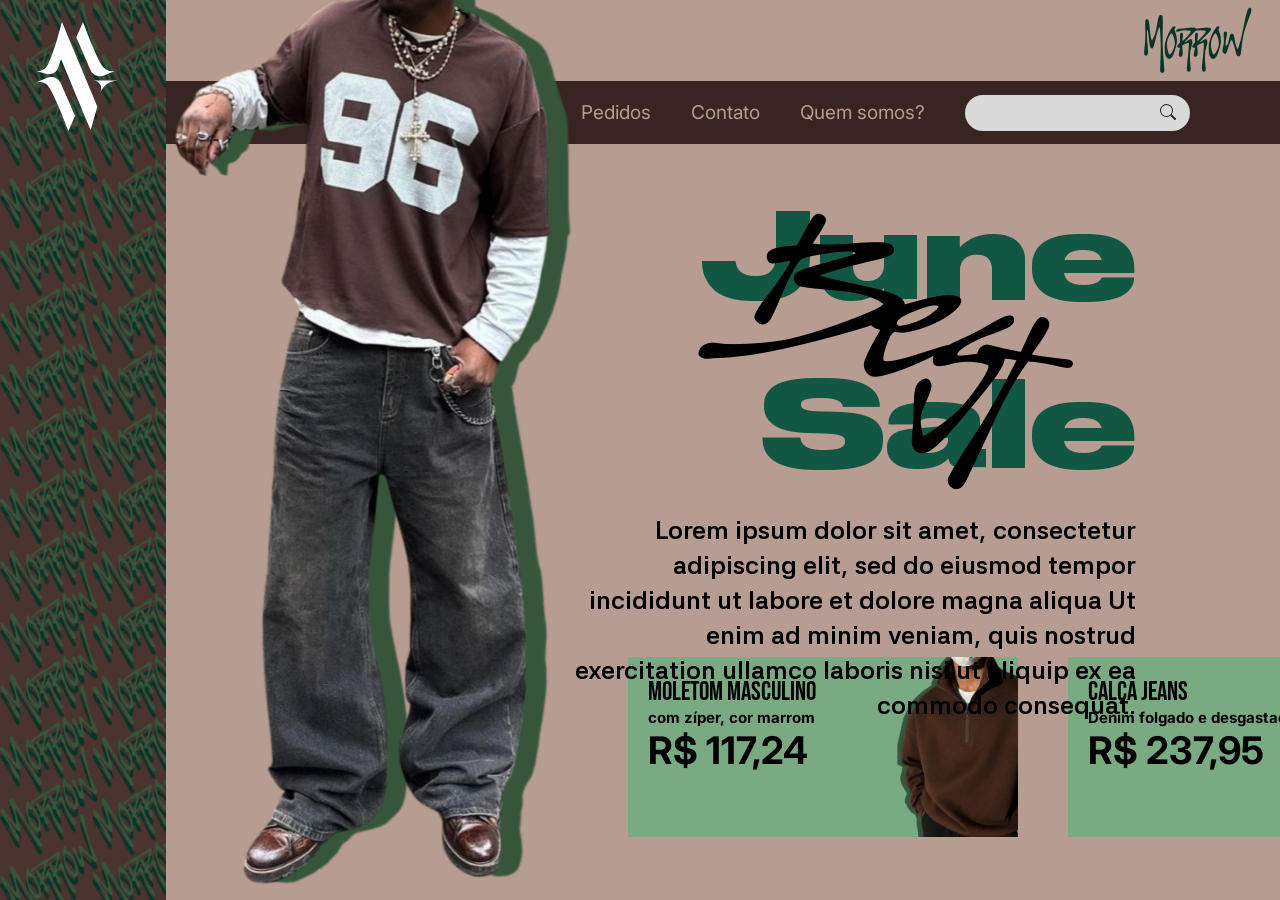
<file: index.html>
<!DOCTYPE html>
<html lang="en">

<head>
    <meta charset="UTF-8">
    <meta name="viewport" content="width=device-width, initial-scale=1.0">
    <link rel="stylesheet" href="index.css">
    <link rel="preconnect" href="https://fonts.googleapis.com">
    <link rel="preconnect" href="https://fonts.gstatic.com" crossorigin>
    <link rel="preconnect" href="https://fonts.googleapis.com">
    <link rel="preconnect" href="https://fonts.gstatic.com" crossorigin>
    <link
        href="https://fonts.googleapis.com/css2?family=Bebas+Neue&family=Playfair+Display:ital,wght@0,400..900;1,400..900&display=swap"
        rel="stylesheet">
    <link
        href="https://fonts.googleapis.com/css2?family=Inter:ital,opsz,wght@0,14..32,100..900;1,14..32,100..900&display=swap"
        rel="stylesheet">
    <title>Document</title>
</head>

<body>
    <div class="daddy">
        <div class="esquerda">
            <img src="Logo Morrow.svg">
        </div>
        <div>
            <div class="direita-cima">
                <h1>Morrow</h1>
            </div>
            <div class="hub">
                <li class="hubit"><a class="hubpage" id="home" href="index.html">Home</a></li>
                <li class="hubit"><a class="hubpage" href="produtos.html">Produtos</a></li>
                <li class="hubit"><a class="hubpage" href="carrinho.html">Pedidos</a></li>
                <li class="hubit"><a class="hubpage" href="contato.html">Contato</a></li>
                <li class="hubit"><a class="hubpage" href="QuemSomos.html">Quem somos?</a></li>
                <form class="caixa-pesquisa">
                    <input type="text" placeholder="" class="pesquisa">
                </form>
            </div>
            <div class="direita-baixo">
                <div class="manogiga"></div>
                <h2><span id="Fontdif">Best</span> June <br> Sale</h2>
                <p class="loremip">Lorem ipsum dolor sit amet, consectetur adipiscing elit, sed do eiusmod tempor<br>
                    incididunt ut labore et dolore magna aliqua Ut enim ad minim veniam, quis nostrud <br>exercitation
                    ullamco laboris nisi ut aliquip ex ea commodo consequat.</p>

                <div class="produtos">
                    <div class="produto">
                        <div class="texto">
                            <h3>MOLETOM MASCULINO</h3>
                            <p class="carac">com zíper, cor marrom</p>
                            <span class="preço">R$ 117,24</span>
                        </div>
                        <img src="moletom editado.png">
                    </div>

                    <div class="produto">
                        <div class="texto">
                            <h3>CALÇA JEANS</h3>
                            <p class="carac">Denim folgado e desgastado</p>
                            <span class="preço tent">R$ 237,95</span>
                        </div>
                        <img src="calça editada.png">
                    </div>
                </div>
            </div>
</body>

</html>
</file>
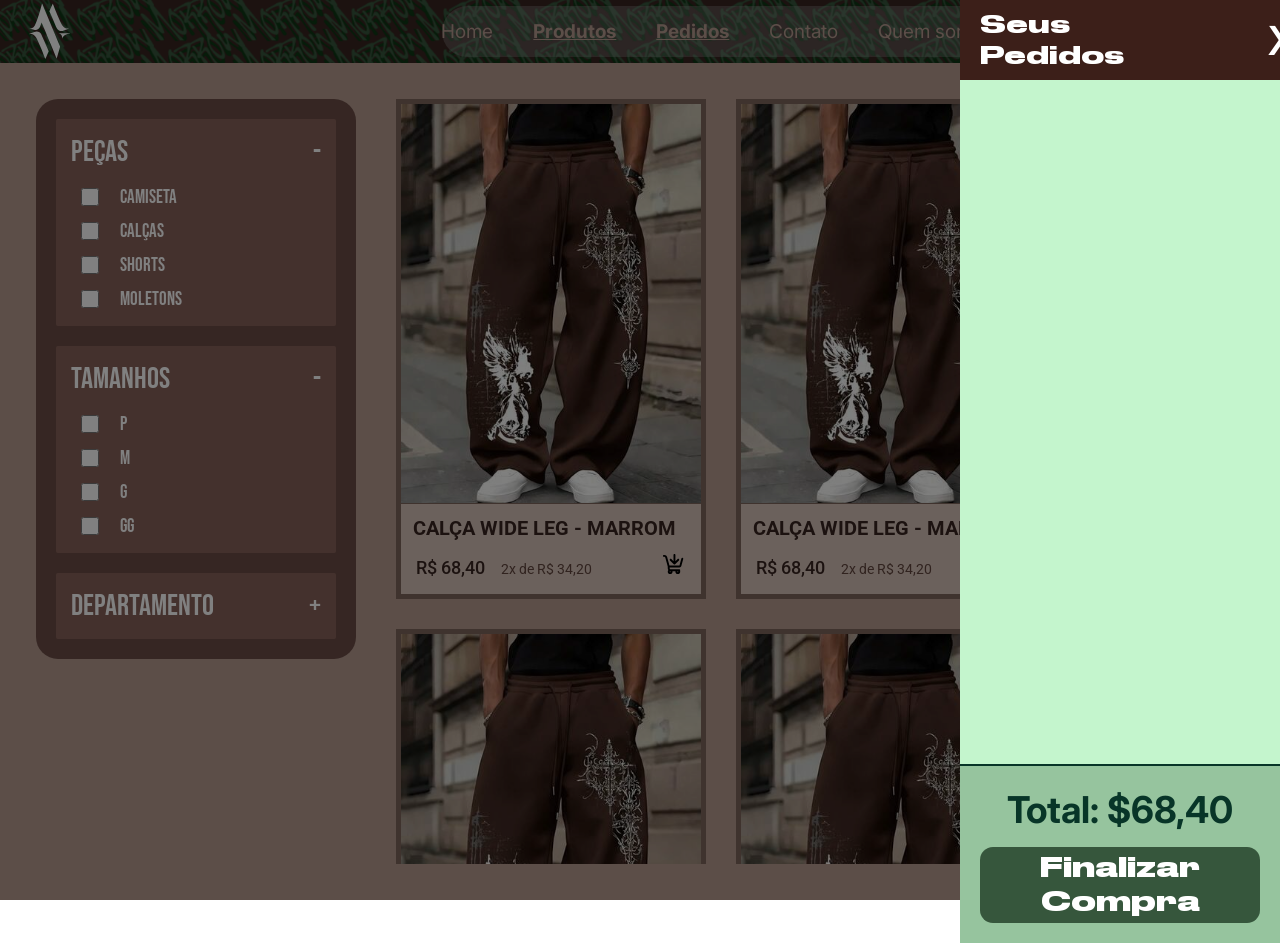
<file: carrinho.html>
<!DOCTYPE html>
<html lang="en">

<head>
    <meta charset="UTF-8">
    <meta name="viewport" content="width=device-width, initial-scale=1.0">
    <link rel="stylesheet" href="carrinho.css">
    <link rel="preconnect" href="https://fonts.googleapis.com">
    <link rel="preconnect" href="https://fonts.gstatic.com" crossorigin>
    <link
        href="https://fonts.googleapis.com/css2?family=Bebas+Neue&family=Playfair+Display:ital,wght@0,400..900;1,400..900&display=swap"
        rel="stylesheet">
    <link rel="preconnect" href="https://fonts.googleapis.com">
    <link rel="preconnect" href="https://fonts.gstatic.com" crossorigin>
    <link
        href="https://fonts.googleapis.com/css2?family=Inter:ital,opsz,wght@0,14..32,100..900;1,14..32,100..900&family=Roboto:ital,wght@0,100..900;1,100..900&display=swap"
        rel="stylesheet">
    <link
        href="https://fonts.googleapis.com/css2?family=Inter:ital,opsz,wght@0,14..32,100..900;1,14..32,100..900&display=swap"
        rel="stylesheet">
    <title>Document</title>
</head>

<body>
    <section class="tudo">
        <div class="carrinho-cima">
            <h4>Seus Pedidos</h4>
            <a class="sair" href="produtos.html">X</a>
        </div>
        <div class="carrinho-meio"></div>
        <div class="carrinho-baixo">
            <h3>Total: $68,40</h3>
            <button class="comprar">
                <h4>Finalizar Compra</h4>
            </button>
        </div>
    </section>
    <div class="daddy">
        <div class="hub">
            <img class="logo" src="Logo Morrow.svg">
            <div class="caixa-trans"></div>
            <li class="hubit"><a class="hubpage" href="index.html">Home</a></li>
            <li class="hubit"><a class="hubpage" id="home" href="produtos.html">Produtos</a></li>
            <li class="hubit"><a class="hubpage" id="home" href="carrinho.html">Pedidos</a></li>
            <li class="hubit"><a class="hubpage" href="contato.html">Contato</a></li>
            <li class="hubit"><a class="hubpage" href="QuemSomos.html">Quem somos?</a></li>
            <form class="caixa-pesquisa">
                <input type="text" placeholder="" class="pesquisa">
            </form>
        </div>

        <div class="baixo">
            <div class="filtro">
                <div class="filtro-seção">
                    <div class="seção-cima">
                        <h2>Peças</h2>
                        <span>-</span>
                    </div>
                    <div class="seção-itens">
                        <div class="item">
                            <input type="checkbox"> <span>Camiseta</span>
                        </div>
                        <div class="item">
                            <input type="checkbox"> <span>Calças</span>
                        </div>
                        <div class="item">
                            <input type="checkbox"> <span>Shorts</span>
                        </div>
                        <div class="item">
                            <input type="checkbox"> <span>Moletons</span>
                        </div>
                    </div>
                </div>

                <div class="filtro-seção">
                    <div class="seção-cima">
                        <h2>Tamanhos</h2>
                        <span>-</span>
                    </div>
                    <div class="seção-itens">
                        <div class="item">
                            <input type="checkbox"> <span>P</span>
                        </div>
                        <div class="item">
                            <input type="checkbox"> <span>M</span>
                        </div>
                        <div class="item">
                            <input type="checkbox"> <span>G</span>
                        </div>
                        <div class="item">
                            <input type="checkbox"> <span>GG</span>
                        </div>
                    </div>
                </div>

                <div class="filtro-seção">
                    <div class="seção-cima">
                        <h2>Departamento</h2>
                        <span>+</span>
                    </div>
                </div>
            </div>

            <div class="grade-produtos">

                <div class="produto">
                    <img src="roupa.jpg" class="produto-img">
                    <h3 class="produto-nome">Calça Wide Leg - Marrom</h3>
                    <div class="produto-detalhes">
                        <div class="preço">
                            <span class="preço-esquerda">R$ 68,40</span>
                            <span class="preço-parcela">2x de R$ 34,20</span>
                        </div>
                        <button class="carrinho">
                            <img src="carrinho.svg" class="icone-carrinho">
                        </button>
                    </div>
                </div>

                <div class="produto">
                    <img src="roupa.jpg" class="produto-img">
                    <h3 class="produto-nome">Calça Wide Leg - Marrom</h3>
                    <div class="produto-detalhes">
                        <div class="preço">
                            <span class="preço-esquerda">R$ 68,40</span>
                            <span class="preço-parcela">2x de R$ 34,20</span>
                        </div>
                        <button class="carrinho">
                            <img src="carrinho.svg" class="icone-carrinho">
                        </button>
                    </div>
                </div>

                <div class="produto">
                    <img src="roupa.jpg" class="produto-img">
                    <h3 class="produto-nome">Calça Wide Leg - Marrom</h3>
                    <div class="produto-detalhes">
                        <div class="preço">
                            <span class="preço-esquerda">R$ 68,40</span>
                            <span class="preço-parcela">2x de R$ 34,20</span>
                        </div>
                        <button class="carrinho">
                            <img src="carrinho.svg" class="icone-carrinho">
                        </button>
                    </div>
                </div>

                <div class="produto">
                    <img src="roupa.jpg" class="produto-img">
                    <h3 class="produto-nome">Calça Wide Leg - Marrom</h3>
                    <div class="produto-detalhes">
                        <div class="preço">
                            <span class="preço-esquerda">R$ 68,40</span>
                            <span class="preço-parcela">2x de R$ 34,20</span>
                        </div>
                        <button class="carrinho">
                            <img src="carrinho.svg" class="icone-carrinho">
                        </button>
                    </div>
                </div>

                <div class="produto">
                    <img src="roupa.jpg" class="produto-img">
                    <h3 class="produto-nome">Calça Wide Leg - Marrom</h3>
                    <div class="produto-detalhes">
                        <div class="preço">
                            <span class="preço-esquerda">R$ 68,40</span>
                            <span class="preço-parcela">2x de R$ 34,20</span>
                        </div>
                        <button class="carrinho">
                            <img src="carrinho.svg" class="icone-carrinho">
                        </button>
                    </div>
                </div>

                <div class="produto">
                    <img src="roupa.jpg" class="produto-img">
                    <h3 class="produto-nome">Calça Wide Leg - Marrom</h3>
                    <div class="produto-detalhes">
                        <div class="preço">
                            <span class="preço-esquerda">R$ 68,40</span>
                            <span class="preço-parcela">2x de R$ 34,20</span>
                        </div>
                        <button class="carrinho">
                            <img src="carrinho.svg" class="icone-carrinho">
                        </button>
                    </div>
                </div>

                <div class="produto">
                    <img src="roupa.jpg" class="produto-img">
                    <h3 class="produto-nome">Calça Wide Leg - Marrom</h3>
                    <div class="produto-detalhes">
                        <div class="preço">
                            <span class="preço-esquerda">R$ 68,40</span>
                            <span class="preço-parcela">2x de R$ 34,20</span>
                        </div>
                        <button class="carrinho">
                            <img src="carrinho.svg" class="icone-carrinho">
                        </button>
                    </div>
                </div>

                <div class="produto">
                    <img src="roupa.jpg" class="produto-img">
                    <h3 class="produto-nome">Calça Wide Leg - Marrom</h3>
                    <div class="produto-detalhes">
                        <div class="preço">
                            <span class="preço-esquerda">R$ 68,40</span>
                            <span class="preço-parcela">2x de R$ 34,20</span>
                        </div>
                        <button class="carrinho">
                            <img src="carrinho.svg" class="icone-carrinho">
                        </button>
                    </div>
                </div>

            </div>
        </div>
    </div>
</body>

</html>
</file>
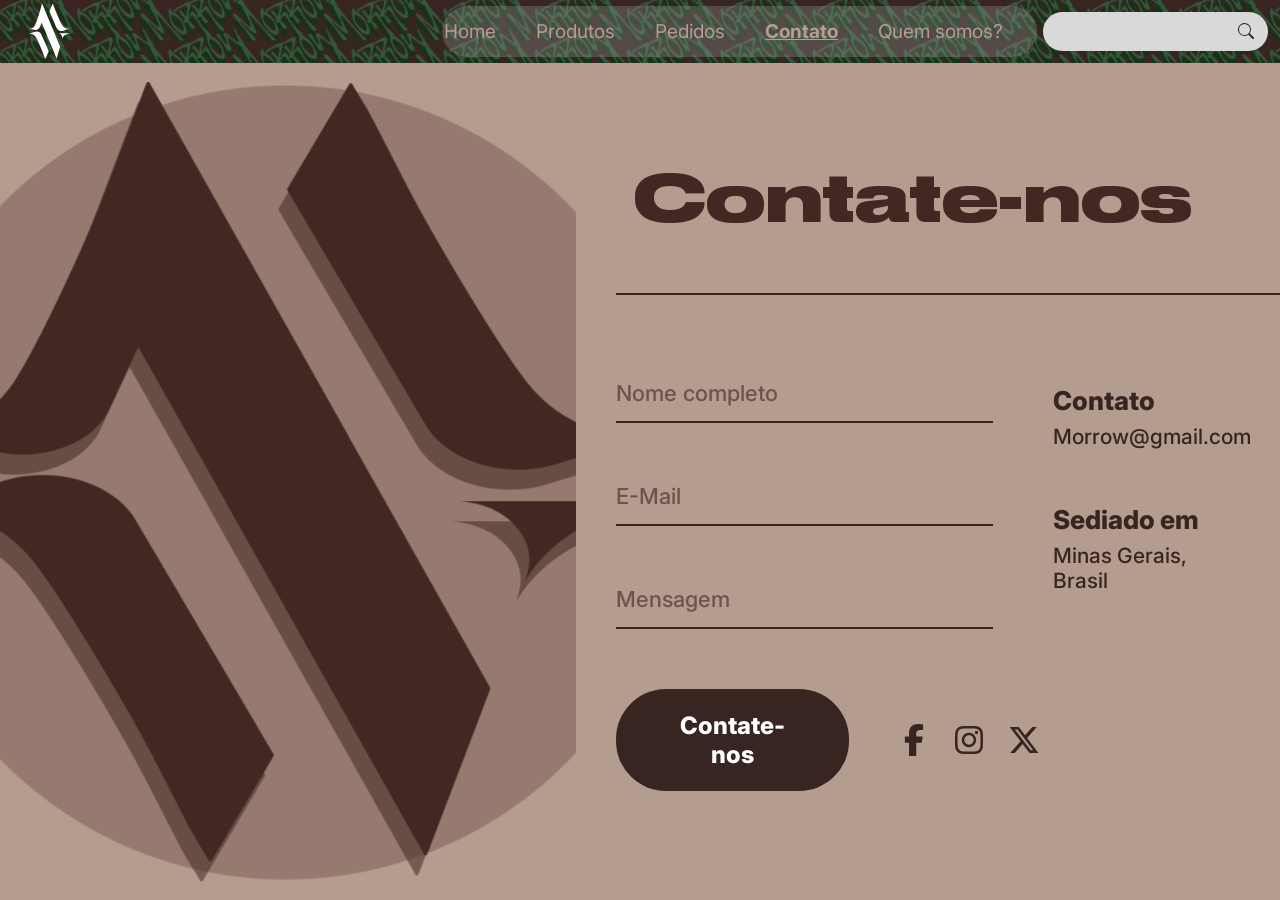
<file: contato.html>
<!DOCTYPE html>
<html lang="en">

<head>
    <meta charset="UTF-8">
    <meta name="viewport" content="width=device-width, initial-scale=1.0">
    <link rel="stylesheet" href="contato.css">
    <link rel="preconnect" href="https://fonts.googleapis.com">
    <link rel="preconnect" href="https://fonts.gstatic.com" crossorigin>
    <link
        href="https://fonts.googleapis.com/css2?family=Bebas+Neue&family=Playfair+Display:ital,wght@0,400..900;1,400..900&display=swap"
        rel="stylesheet">
    <link rel="preconnect" href="https://fonts.googleapis.com">
    <link rel="preconnect" href="https://fonts.gstatic.com" crossorigin>
    <link
        href="https://fonts.googleapis.com/css2?family=Inter:ital,opsz,wght@0,14..32,100..900;1,14..32,100..900&family=Roboto:ital,wght@0,100..900;1,100..900&display=swap"
        rel="stylesheet">
    <link
        href="https://fonts.googleapis.com/css2?family=Inter:ital,opsz,wght@0,14..32,100..900;1,14..32,100..900&display=swap"
        rel="stylesheet">
    <title>Document</title>
</head>

<body>
    <div class="daddy">
        <div class="hub">
            <img class="logo" src="Logo Morrow.svg">
            <div class="caixa-trans"></div>
            <li class="hubit"><a class="hubpage" href="index.html">Home</a></li>
            <li class="hubit"><a class="hubpage" href="produtos.html">Produtos</a></li>
            <li class="hubit"><a class="hubpage" href="carrinho.html">Pedidos</a></li>
            <li class="hubit"><a class="hubpage" id="home" href="contato.html">Contato</a></li>
            <li class="hubit"><a class="hubpage" href="QuemSomos.html">Quem somos?</a></li>
            <form class="caixa-pesquisa">
                <input type="text" placeholder="" class="pesquisa">
            </form>
        </div>
        <div class="pagina">
            <div class="esquerda">
            </div>

            <div class="direita">
                <h2>Contate-nos</h2>

                <div class="caixa">
                    <div class="caixa-esquerda">
                        <form class="formulario">
                            <input type="text" placeholder="Nome completo" class="caixa-texto">
                            <input type="email" placeholder="E-Mail" class="caixa-texto">
                            <input type="text" placeholder="Mensagem" class="caixa-texto">
                        </form>

                        <div class="formulario-baixo">
                            <button type="submit" class="botao">Contate-nos</button>
                            <div class="icones">
                                <svg xmlns="http://www.w3.org/2000/svg"
                                    viewBox="0 0 640 640"><!--!Font Awesome Free v7.3.0 by @fontawesome - https://fontawesome.com License - https://fontawesome.com/license/free Copyright 2026 Fonticons, Inc.-->
                                    <path
                                        d="M240 363.3L240 576L356 576L356 363.3L442.5 363.3L460.5 265.5L356 265.5L356 230.9C356 179.2 376.3 159.4 428.7 159.4C445 159.4 458.1 159.8 465.7 160.6L465.7 71.9C451.4 68 416.4 64 396.2 64C289.3 64 240 114.5 240 223.4L240 265.5L174 265.5L174 363.3L240 363.3z" />
                                </svg>
                                <svg xmlns="http://www.w3.org/2000/svg"
                                    viewBox="0 0 640 640"><!--!Font Awesome Free v7.3.0 by @fontawesome - https://fontawesome.com License - https://fontawesome.com/license/free Copyright 2026 Fonticons, Inc.-->
                                    <path
                                        d="M320.3 205C256.8 204.8 205.2 256.2 205 319.7C204.8 383.2 256.2 434.8 319.7 435C383.2 435.2 434.8 383.8 435 320.3C435.2 256.8 383.8 205.2 320.3 205zM319.7 245.4C360.9 245.2 394.4 278.5 394.6 319.7C394.8 360.9 361.5 394.4 320.3 394.6C279.1 394.8 245.6 361.5 245.4 320.3C245.2 279.1 278.5 245.6 319.7 245.4zM413.1 200.3C413.1 185.5 425.1 173.5 439.9 173.5C454.7 173.5 466.7 185.5 466.7 200.3C466.7 215.1 454.7 227.1 439.9 227.1C425.1 227.1 413.1 215.1 413.1 200.3zM542.8 227.5C541.1 191.6 532.9 159.8 506.6 133.6C480.4 107.4 448.6 99.2 412.7 97.4C375.7 95.3 264.8 95.3 227.8 97.4C192 99.1 160.2 107.3 133.9 133.5C107.6 159.7 99.5 191.5 97.7 227.4C95.6 264.4 95.6 375.3 97.7 412.3C99.4 448.2 107.6 480 133.9 506.2C160.2 532.4 191.9 540.6 227.8 542.4C264.8 544.5 375.7 544.5 412.7 542.4C448.6 540.7 480.4 532.5 506.6 506.2C532.8 480 541 448.2 542.8 412.3C544.9 375.3 544.9 264.5 542.8 227.5zM495 452C487.2 471.6 472.1 486.7 452.4 494.6C422.9 506.3 352.9 503.6 320.3 503.6C287.7 503.6 217.6 506.2 188.2 494.6C168.6 486.8 153.5 471.7 145.6 452C133.9 422.5 136.6 352.5 136.6 319.9C136.6 287.3 134 217.2 145.6 187.8C153.4 168.2 168.5 153.1 188.2 145.2C217.7 133.5 287.7 136.2 320.3 136.2C352.9 136.2 423 133.6 452.4 145.2C472 153 487.1 168.1 495 187.8C506.7 217.3 504 287.3 504 319.9C504 352.5 506.7 422.6 495 452z" />
                                </svg>
                                <svg xmlns="http://www.w3.org/2000/svg"
                                    viewBox="0 0 640 640"><!--!Font Awesome Free v7.3.0 by @fontawesome - https://fontawesome.com License - https://fontawesome.com/license/free Copyright 2026 Fonticons, Inc.-->
                                    <path
                                        d="M453.2 112L523.8 112L369.6 288.2L551 528L409 528L297.7 382.6L170.5 528L99.8 528L264.7 339.5L90.8 112L236.4 112L336.9 244.9L453.2 112zM428.4 485.8L467.5 485.8L215.1 152L173.1 152L428.4 485.8z" />
                                </svg>
                            </div>
                        </div>
                    </div>

                    <div class="informações">
                        <h3>Contato</h3>
                        <p>Morrow@gmail.com</p>
                        <h3>Sediado em</h3>
                        <p>Minas Gerais,<br>Brasil</p>
                    </div>
                </div>

            </div>

        </div>
</body>

</html>
</file>
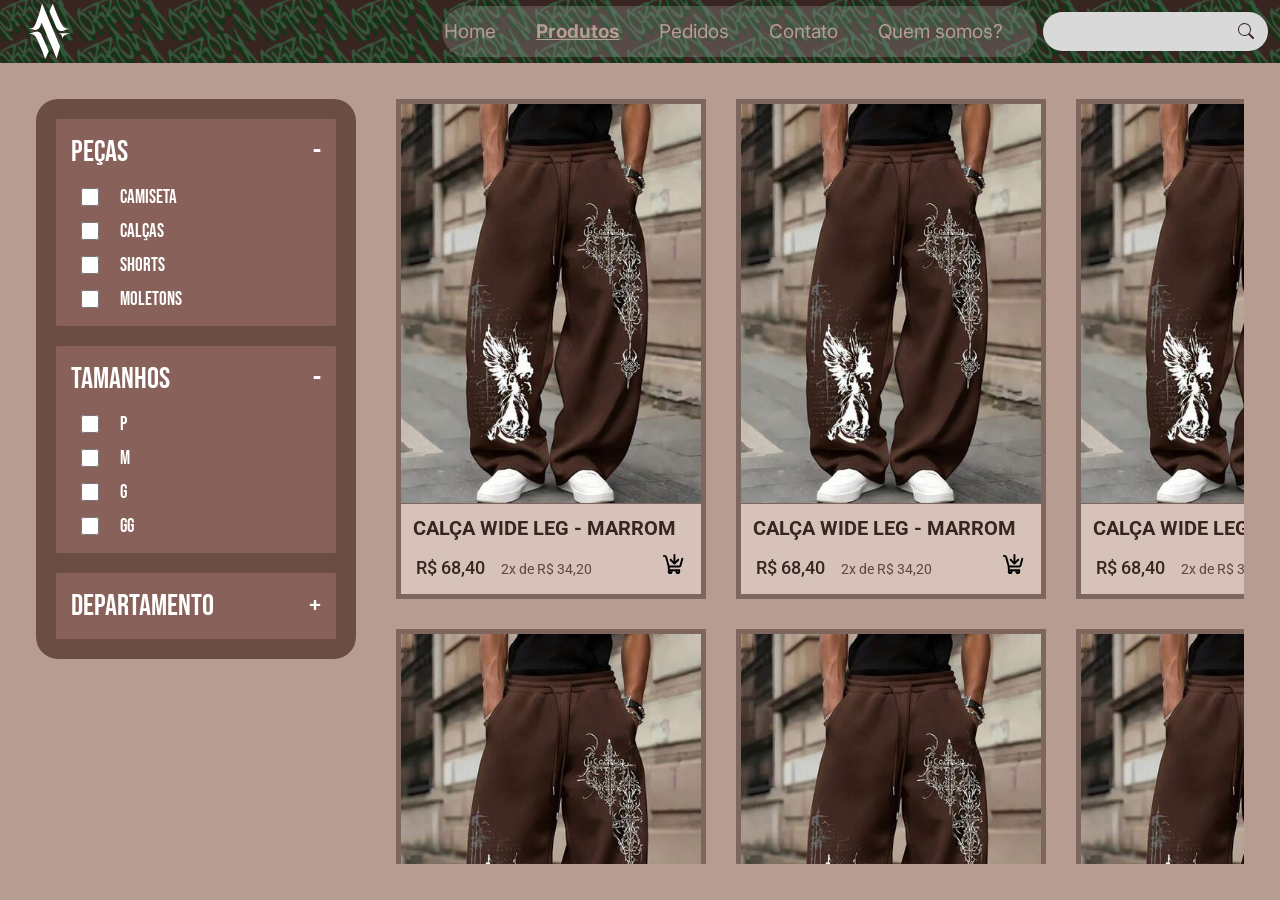
<file: produtos.html>
<!DOCTYPE html>
<html lang="en">

<head>
    <meta charset="UTF-8">
    <meta name="viewport" content="width=device-width, initial-scale=1.0">
    <link rel="stylesheet" href="produtos.css">
    <link rel="preconnect" href="https://fonts.googleapis.com">
    <link rel="preconnect" href="https://fonts.gstatic.com" crossorigin>
    <link
        href="https://fonts.googleapis.com/css2?family=Bebas+Neue&family=Playfair+Display:ital,wght@0,400..900;1,400..900&display=swap"
        rel="stylesheet">
    <link rel="preconnect" href="https://fonts.googleapis.com">
    <link rel="preconnect" href="https://fonts.gstatic.com" crossorigin>
    <link
        href="https://fonts.googleapis.com/css2?family=Inter:ital,opsz,wght@0,14..32,100..900;1,14..32,100..900&family=Roboto:ital,wght@0,100..900;1,100..900&display=swap"
        rel="stylesheet">
    <link
        href="https://fonts.googleapis.com/css2?family=Inter:ital,opsz,wght@0,14..32,100..900;1,14..32,100..900&display=swap"
        rel="stylesheet">
    <title>Document</title>
</head>

<body>
    <div class="daddy">
        <div class="hub">
            <img class="logo" src="Logo Morrow.svg">
            <div class="caixa-trans"></div>
            <li class="hubit"><a class="hubpage" href="index.html">Home</a></li>
            <li class="hubit"><a class="hubpage" id="home" href="produtos.html">Produtos</a></li>
            <li class="hubit"><a class="hubpage" href="carrinho.html">Pedidos</a></li>
            <li class="hubit"><a class="hubpage" href="contato.html">Contato</a></li>
            <li class="hubit"><a class="hubpage" href="QuemSomos.html">Quem somos?</a></li>
            <form class="caixa-pesquisa">
                <input type="text" placeholder="" class="pesquisa">
            </form>
        </div>

        <div class="baixo">
            <div class="filtro">
                <div class="filtro-seção">
                    <div class="seção-cima">
                        <h2>Peças</h2>
                        <span>-</span>
                    </div>
                    <div class="seção-itens">
                        <div class="item">
                            <input type="checkbox"> <span>Camiseta</span>
                        </div>
                        <div class="item">
                            <input type="checkbox"> <span>Calças</span>
                        </div>
                        <div class="item">
                            <input type="checkbox"> <span>Shorts</span>
                        </div>
                        <div class="item">
                            <input type="checkbox"> <span>Moletons</span>
                        </div>
                    </div>
                </div>

                <div class="filtro-seção">
                    <div class="seção-cima">
                        <h2>Tamanhos</h2>
                        <span>-</span>
                    </div>
                    <div class="seção-itens">
                        <div class="item">
                            <input type="checkbox"> <span>P</span>
                        </div>
                        <div class="item">
                            <input type="checkbox"> <span>M</span>
                        </div>
                        <div class="item">
                            <input type="checkbox"> <span>G</span>
                        </div>
                        <div class="item">
                            <input type="checkbox"> <span>GG</span>
                        </div>
                    </div>
                </div>

                <div class="filtro-seção">
                    <div class="seção-cima">
                        <h2>Departamento</h2>
                        <span>+</span>
                    </div>
                </div>
            </div>

            <div class="grade-produtos">

                <div class="produto">
                    <img src="roupa.jpg" class="produto-img">
                    <h3 class="produto-nome">Calça Wide Leg - Marrom</h3>
                    <div class="produto-detalhes">
                        <div class="preço">
                            <span class="preço-esquerda">R$ 68,40</span>
                            <span class="preço-parcela">2x de R$ 34,20</span>
                        </div>
                        <a href="carrinho.html"><button class="carrinho">
                                <img src="carrinho.svg" class="icone-carrinho">
                            </button> </a>
                    </div>
                </div>

                <div class="produto">
                    <img src="roupa.jpg" class="produto-img">
                    <h3 class="produto-nome">Calça Wide Leg - Marrom</h3>
                    <div class="produto-detalhes">
                        <div class="preço">
                            <span class="preço-esquerda">R$ 68,40</span>
                            <span class="preço-parcela">2x de R$ 34,20</span>
                        </div>
                        <a href="carrinho.html"><button class="carrinho">
                                <img src="carrinho.svg" class="icone-carrinho">
                            </button> </a>
                    </div>
                </div>

                <div class="produto">
                    <img src="roupa.jpg" class="produto-img">
                    <h3 class="produto-nome">Calça Wide Leg - Marrom</h3>
                    <div class="produto-detalhes">
                        <div class="preço">
                            <span class="preço-esquerda">R$ 68,40</span>
                            <span class="preço-parcela">2x de R$ 34,20</span>
                        </div>
                        <a href="carrinho.html"><button class="carrinho">
                                <img src="carrinho.svg" class="icone-carrinho">
                            </button> </a>
                    </div>
                </div>

                <div class="produto">
                    <img src="roupa.jpg" class="produto-img">
                    <h3 class="produto-nome">Calça Wide Leg - Marrom</h3>
                    <div class="produto-detalhes">
                        <div class="preço">
                            <span class="preço-esquerda">R$ 68,40</span>
                            <span class="preço-parcela">2x de R$ 34,20</span>
                        </div>
                        <a href="carrinho.html"><button class="carrinho">
                                <img src="carrinho.svg" class="icone-carrinho">
                            </button> </a>
                    </div>
                </div>

                <div class="produto">
                    <img src="roupa.jpg" class="produto-img">
                    <h3 class="produto-nome">Calça Wide Leg - Marrom</h3>
                    <div class="produto-detalhes">
                        <div class="preço">
                            <span class="preço-esquerda">R$ 68,40</span>
                            <span class="preço-parcela">2x de R$ 34,20</span>
                        </div>
                        <a href="carrinho.html"><button class="carrinho">
                                <img src="carrinho.svg" class="icone-carrinho">
                            </button> </a>
                    </div>
                </div>

                <div class="produto">
                    <img src="roupa.jpg" class="produto-img">
                    <h3 class="produto-nome">Calça Wide Leg - Marrom</h3>
                    <div class="produto-detalhes">
                        <div class="preço">
                            <span class="preço-esquerda">R$ 68,40</span>
                            <span class="preço-parcela">2x de R$ 34,20</span>
                        </div>
                        <a href="carrinho.html"><button class="carrinho">
                                <img src="carrinho.svg" class="icone-carrinho">
                            </button> </a>
                    </div>
                </div>

                <div class="produto">
                    <img src="roupa.jpg" class="produto-img">
                    <h3 class="produto-nome">Calça Wide Leg - Marrom</h3>
                    <div class="produto-detalhes">
                        <div class="preço">
                            <span class="preço-esquerda">R$ 68,40</span>
                            <span class="preço-parcela">2x de R$ 34,20</span>
                        </div>
                        <a href="carrinho.html"><button class="carrinho">
                                <img src="carrinho.svg" class="icone-carrinho">
                            </button> </a>
                    </div>
                </div>

                <div class="produto">
                    <img src="roupa.jpg" class="produto-img">
                    <h3 class="produto-nome">Calça Wide Leg - Marrom</h3>
                    <div class="produto-detalhes">
                        <div class="preço">
                            <span class="preço-esquerda">R$ 68,40</span>
                            <span class="preço-parcela">2x de R$ 34,20</span>
                        </div>
                        <a href="carrinho.html"><button class="carrinho">
                                <img src="carrinho.svg" class="icone-carrinho">
                            </button> </a>
                    </div>
                </div>

            </div>
        </div>
    </div>
</body>

</html>
</file>
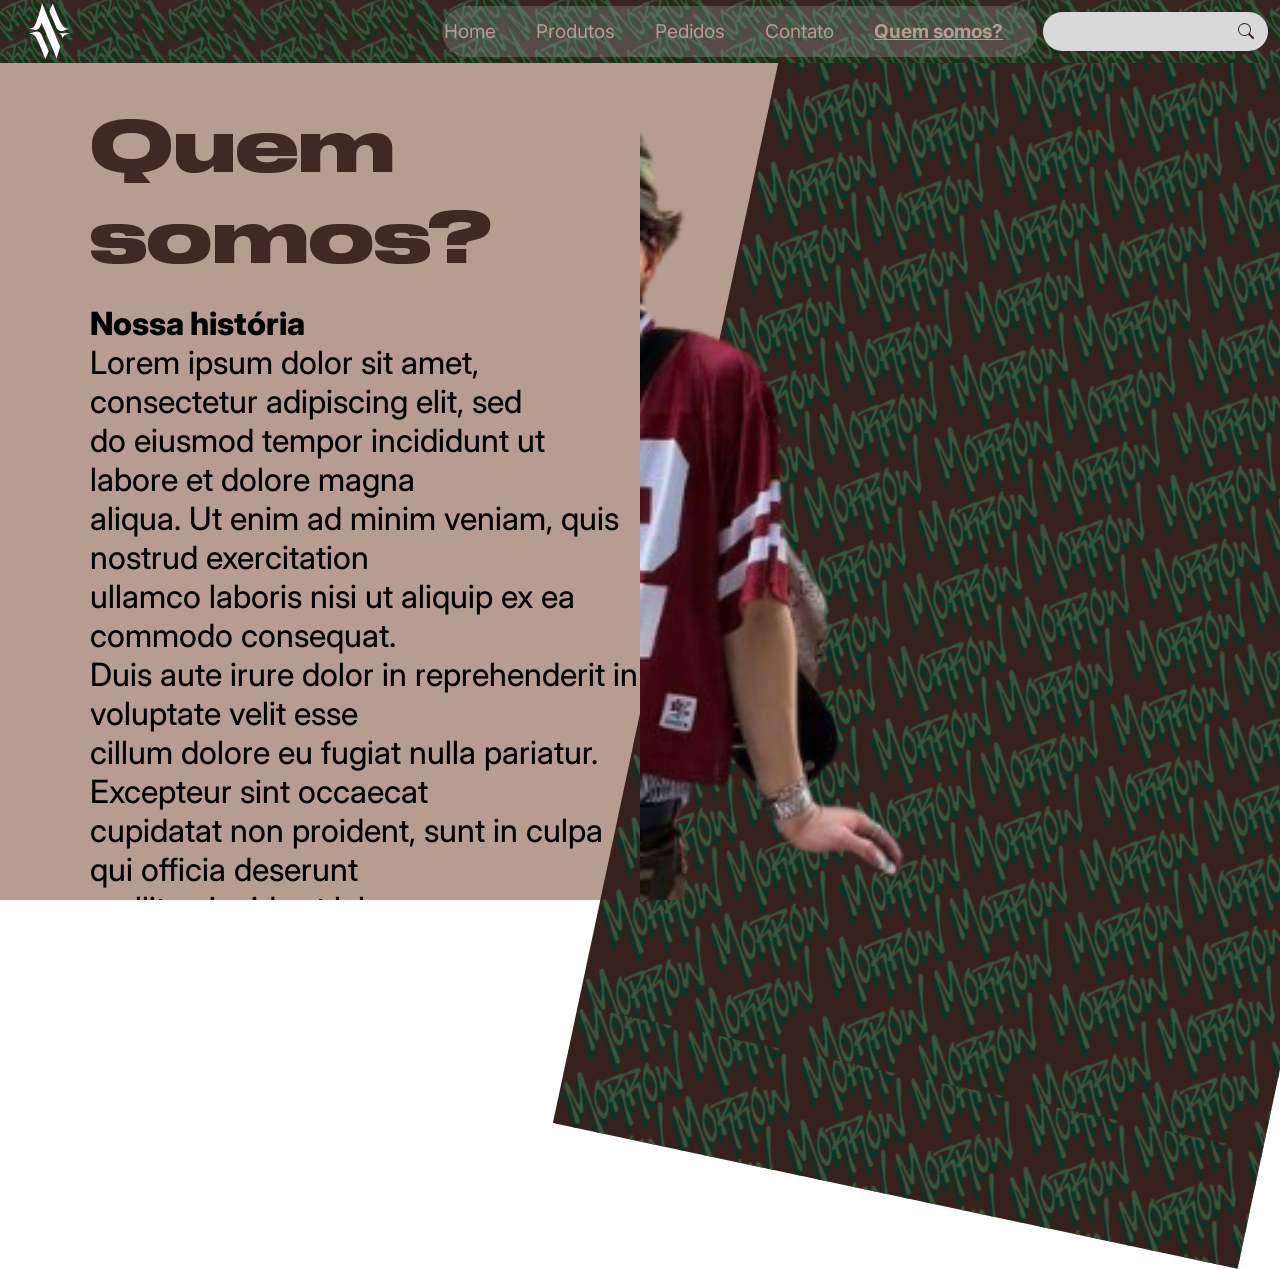
<file: QuemSomos.html>
<!DOCTYPE html>
<html lang="en">

<head>
    <meta charset="UTF-8">
    <meta name="viewport" content="width=device-width, initial-scale=1.0">
    <link rel="stylesheet" href="QuemSomos.css">
    <link rel="preconnect" href="https://fonts.googleapis.com">
    <link rel="preconnect" href="https://fonts.gstatic.com" crossorigin>
    <link
        href="https://fonts.googleapis.com/css2?family=Bebas+Neue&family=Playfair+Display:ital,wght@0,400..900;1,400..900&display=swap"
        rel="stylesheet">
    <link rel="preconnect" href="https://fonts.googleapis.com">
    <link rel="preconnect" href="https://fonts.gstatic.com" crossorigin>
    <link
        href="https://fonts.googleapis.com/css2?family=Inter:ital,opsz,wght@0,14..32,100..900;1,14..32,100..900&family=Roboto:ital,wght@0,100..900;1,100..900&display=swap"
        rel="stylesheet">
    <link
        href="https://fonts.googleapis.com/css2?family=Inter:ital,opsz,wght@0,14..32,100..900;1,14..32,100..900&display=swap"
        rel="stylesheet">
    <title>Document</title>
</head>

<body>
    <div class="daddy">
        <div class="hub">
            <img class="logo" src="Logo Morrow.svg">
            <div class="caixa-trans"></div>
            <li class="hubit"><a class="hubpage" href="index.html">Home</a></li>
            <li class="hubit"><a class="hubpage" href="produtos.html">Produtos</a></li>
            <li class="hubit"><a class="hubpage" href="carrinho.html">Pedidos</a></li>
            <li class="hubit"><a class="hubpage" href="contato.html">Contato</a></li>
            <li class="hubit"><a class="hubpage" id="home" href="QuemSomos.html">Quem somos?</a></li>
            <form class="caixa-pesquisa">
                <input type="text" placeholder="" class="pesquisa">
            </form>
        </div>
        <div class="baixo">
             <div class="fundo-verde"></div>
            <div class="quemsomos">
                <h1>Quem somos?</h1>
                <p>Nossa história</p>
                <span>Lorem ipsum dolor sit amet, consectetur adipiscing elit, sed<br>do eiusmod tempor incididunt ut labore et dolore magna<br>aliqua. Ut enim ad minim veniam, quis nostrud exercitation<br>ullamco laboris nisi ut aliquip ex ea commodo consequat.<br> Duis aute irure dolor in reprehenderit in voluptate velit esse<br>cillum dolore eu fugiat nulla pariatur. Excepteur sint occaecat<br>cupidatat non proident, sunt in culpa qui officia deserunt<br>mollit anim id est laborum.</span>
                <p>Nosso objetivo</p>
                <span>At vero eos et accusamus et iusto odio dignissimos ducimus<br>qui blanditiis praesentium voluptatum deleniti atque corrupti<br>quos dolores et quas molestias excepturi sint occaecati<br>cupiditate non provident, similique sunt in culpa qui officia<br>deserunt mollitia animi, id est laborum et dolorum fuga. Et<br>harum quidem rerum facilis est et expedita distinctio. Nam<br>libero tempore, cum soluta nobis est eligendi optio cumque<br>nihil impedit quo minus id quod maxime placeat facere<br>possimus, omnis voluptas assumenda est, omnis dolor<br>repellendus.</span>
            </div>
            <div class="dificil"></div>
        </div>
</file>
<file: index.css>
body {margin: 0;}

@font-face {
    font-family: '42dot sans';
    src: url(42dotsans-bold.ttf)
}

@font-face {
    font-family: slopdogz;
    src: url(Slopdogz_PERSONAL_USE_ONLY.otf);
}

@font-face {
    font-family: 'Druk Wide Bold Bold';
    src: local('Druk Wide Bold Bold'), url('DrukWideBold.woff') format('woff');
    }


.daddy {
    display: grid;
    grid-template-columns: 13% 1fr;
    grid-template-rows: 100vh;
    overflow: hidden;        
}


.esquerda{
grid-template-columns: 1fr;
height: 100vh;
background-color: #4B342F;
background-position: -2px;
background-image: url(Group\ 3.png);
background-size: cover;
}


.esquerda img {
    transform: scale(1.5) translate(0,0);
    margin-right: 1.5vh;
}


.manogiga {
    background-image: url(Group\ 1.png);
    background-size: contain;
    background-repeat: no-repeat;
    height: 100vh;
    width: 650px;
    position: absolute;
    left: 12vh;
    top: 0px;
    z-index: 10;
}


.direita-cima {
    display: grid;
    justify-content: end;
    width: 100%;
    height: 9vh;
    background-color: #B79C91;
}


#home {
font-weight: 700;
font-style: Bold;
text-decoration: underline;
}


.hub {
    display: grid;
    grid-template-columns: repeat(6, max-content);
    justify-content: end;
    align-items: center;
    grid-gap: 40px;
    width: 100%;
    height: 7vh;
    background-color: #382521;
    padding-right: 10vh;
    box-sizing: border-box;
}

.caixa-pesquisa {
    display: flex;
    align-items: center;
}

.pesquisa {
    background-color: #D9D9D9; 
    border: none;
    border-radius: 50px;
    padding: 6px 35px 6px 15px; 
    width: 225px;
    height: 36px;
    outline: none;
    color: #382521;
    font-family: 'Inter', sans-serif;
    box-sizing: border-box;
    background-image: url('data:image/svg+xml;utf8,<svg xmlns="http://www.w3.org/2000/svg" width="17" height="17" fill="%23382521" class="bi bi-search" viewBox="0 0 17 17"><path d="M11.742 10.344a6.5 6.5 0 1 0-1.397 1.398h-.001c.03.04.062.078.098.115l3.85 3.85a1 1 0 0 0 1.415-1.414l-3.85-3.85a1.007 1.007 0 0 0-.115-.1zM12 6.5a5.5 5.5 0 1 1-11 0 5.5 5.5 0 0 1 11 0z"/></svg>');
    background-repeat: no-repeat;
    background-position: right 13px center; 
    font-size: 18px;
}


.direita-baixo {
    display: grid;
    grid-template-columns: repeat(12, 1fr);
    grid-template-rows: 1fr;
    width: 100%;
    height: 84vh;
    background-color: #B79C91;
    box-sizing: border-box;
    align-items: start;
    padding-top: 8vh;
}


.hubit {display: inline-block;
font-family: Inter;
font-weight: 400;
font-size: 19px;
line-height: 100%;
justify-content: end;
}

.hubpage {text-decoration: none;
color: #B79C91;}


h1 {
    margin: 0;
    margin-top: 1.5vh;
    font-family: slopdogz;
    font-weight: 400;
    font-size: 54px;
    line-height: 100%;
    color: #083528;
    margin-right: 4vh;
}


h2 {
    font-size: 120px;
    font-family: 'Druk Wide Bold Bold', sans-serif;
    text-align: right;
    line-height: 1.4;
    padding-right: 16vh;
    margin: 0;
    text-transform: none;
    grid-column: 5 / 13;
    grid-row: 1;
    margin-top: -5vh;
    position: relative;
    color: #125743;
}


#Fontdif {
    font-family: slopdogz, sans-serif;
    font-weight: 400;
    font-size: 220px;
    color: black;
    text-transform: none;
    display: inline-block;
    position: absolute;
    left: 30.5%;
    top: 0.5vh;  
    transform: rotate(28.03deg);
}


.loremip {
    font-size: 25px;
    font-family: '42dot Sans';
    text-align: right;
    line-height: 1.4;
    padding-right: 16vh;
    margin: 0;
    text-transform: none;
    grid-column: 5 / 13;
    margin-top: 33vh;
    grid-row: 1;
    position: relative;
    color: #000000;
}

.produtos {
    grid-column: 5 / 13;
    grid-row: 1;
    display: grid;
    grid-template-columns: repeat(2, 1fr);
    gap: 50px;
    margin-top: 49vh;
    margin-left: 10vh;
    padding-right: 16vh;
}

.produto {
    display: grid;
    grid-template-columns: 60% 45%;
    background: #79AA82;
    height: 180px;
    width: 390px;
    overflow: hidden;     
    box-sizing: border-box;
}

.texto {
    display: flex;
    flex-direction: column;
    height: 100%;
    box-sizing: border-box;
    padding: 20px 0 20px 20px; 
}

h3 {
    font-family: "Bebas Neue", sans-serif;
    font-weight: 400;
    font-style: normal;
    font-size: 26px;      
    margin: 0;
}

.carac {  
    font-family: "Inter", sans-serif;
    font-weight: 700;
    font-style: normal;
    font-size: 15px;       
    margin-top: -2px;
    margin: 0;
}

.preço {
  font-size: 38px;
  font-family: "Inter", sans-serif;
  font-optical-sizing: auto;
  font-weight: 700;
  font-style: normal;
}

.produto img {
    width: 100%;
    height: 220px;        
    object-fit: contain;  
    object-position: right;
    align-self: end;    
}
</file>
<file: carrinho.css>
body {margin: 0;}

@font-face {
    font-family: '42dot sans';
    src: url(42dotsans-bold.ttf)
}

@font-face {
    font-family: slopdogz;
    src: url(Slopdogz_PERSONAL_USE_ONLY.otf);
}

@font-face {
    font-family: 'Druk Wide Bold Bold';
    src: local('Druk Wide Bold Bold'), url('DrukWideBold.woff') format('woff');
    }


.daddy {
    filter: brightness(0.5);
    display: grid;
    grid-template-columns: 100%;
    grid-template-rows: 7vh 93vh;
    overflow: hidden;        
}

#home {
font-weight: 700;
font-style: Bold;
text-decoration: underline;
}

.logo {
    position: absolute;
    left: -1vh; 
    top: 3.5%;
    transform: translateY(-25%); 
    height: 13vh; 
    width: auto; 
}

.hub {
    display: grid;
    grid-template-columns: repeat(6, max-content);
    justify-content: end;
    align-items: center;
    grid-gap: 40px;
    width: 100%;
    height: 7vh;
    background-color: #382521;
    padding-right: 1.3vh;
    box-sizing: border-box;
    background-image: url(Group\ 36.png);
    background-size: cover;
    position: sticky;
    top: 0;
    z-index: 10;
}

.caixa-pesquisa {
    display: flex;
    align-items: center;
}

.pesquisa {
    background-color: #D9D9D9; 
    border: none;
    border-radius: 50px;
    padding: 6px 35px 6px 15px; 
    width: 225px;
    height: 39px;
    outline: none;
    color: #382521;
    font-family: 'Inter', sans-serif;
    box-sizing: border-box;
    background-image: url('data:image/svg+xml;utf8,<svg xmlns="http://www.w3.org/2000/svg" width="17" height="17" fill="%23382521" class="bi bi-search" viewBox="0 0 17 17"><path d="M11.742 10.344a6.5 6.5 0 1 0-1.397 1.398h-.001c.03.04.062.078.098.115l3.85 3.85a1 1 0 0 0 1.415-1.414l-3.85-3.85a1.007 1.007 0 0 0-.115-.1zM12 6.5a5.5 5.5 0 1 1-11 0 5.5 5.5 0 0 1 11 0z"/></svg>');
    background-repeat: no-repeat;
    background-position: right 13px center; 
    font-size: 18px;
}

.hubpage {
text-decoration: none;
color: #B79C91;
z-index: 2; }


.hubit {
display: inline-block;
font-family: Inter;
font-weight: 400;
font-size: 19px;
line-height: 100%;
justify-content: end;
z-index: 2;
}

.caixa-trans {
    background-color: #9e9e9e; 
    border: none;
    border-radius: 50px;
    padding: 6px 35px 6px 15px; 
    width: 545px;
    height: 39px;
    position: absolute;
    right: 27vh;
    opacity: 0.3;
    z-index: 1;
}

.baixo {
    display: grid;
    grid-template-columns: auto 1fr; 
    padding: 4vh; 
    column-gap: 40px; 
    align-items: start; 
    width: 100%;
    height: 93vh;
    background-color: #B79C91; 
    box-sizing: border-box; 
}

.filtro {
    width: 320px;
    background-color: #6C4D46;
    border-radius: 22px;
    padding: 20px;
    box-sizing: border-box;
    display: grid;
    grid-template-columns: 100%;
    row-gap: 20px;
    position: sticky;
    top: 20px;
}

.filtro-seção {
    background-color: #88625A;
    border-radius: 2px;
    padding: 15px;
    box-sizing: border-box;
}

.seção-cima {
    font-family: 'Bebas Neue', sans-serif;
    color: #FFFFFF;
    font-size: 20px;
    text-transform: uppercase;
    display: grid;
    grid-template-columns: 1fr auto;
    align-items: center; 
}

.seção-cima h2 {
    margin: 0;
    font-weight: 400;
}

.seção-itens {
    margin-top: 15px;
    display: grid;
    grid-template-columns: 100%;
    row-gap: 10px; 
}

.item {
    font-family: 'Bebas Neue', sans-serif;
    color: #FFFFFF;
    font-size: 19px;
    text-transform: uppercase;
    display: grid;
    grid-template-columns: auto 1fr;
    column-gap: 12px; 
    align-items: center;
    font-weight: 300;
}

.item input {
    width: 30px;
    height: 18px;
    cursor: pointer;
}

.seção-cima span {
    font-size: 30px;
}

.grade-produtos {
    display: grid;
    grid-template-columns: repeat(4, 1fr); 
    gap: 30px; 
    width: 100%;
    height: 100%;
    overflow-y: auto;
    scrollbar-color: #3C1F19 #d9d9d970;
    overflow: hidden;
}

.produto {
    background-color: #D6C2B8; 
    border: 5px solid #7D665D; 
    width: 310px; 
    box-sizing: border-box;
    display: grid;
    grid-template-columns: 100%;
    row-gap: 12px; 
    padding-bottom: 12px; 
}

.produto-img {
    width: 100%;
    height: auto;
    object-fit: cover;
    border-bottom: 1px solid #7D665D; 
}

.produto-nome {
    font-family: "Roboto", sans-serif;
    color: #382521;
    font-size: 20px;
    margin: 0;
    padding: 0 12px; 
    text-transform: uppercase;
}

.produto-detalhes {
    padding: 0 15px;
    display: grid;
    grid-template-columns: 1fr 30px;
    align-items: center; 
}

.preço {
    display: grid;
    grid-template-columns: 1fr 1fr; 
    align-items: baseline; 
}

.preço-esquerda {
    font-family: 'Roboto', sans-serif;
    color: #382521;
    font-style: bold;
    font-weight: 500;
    font-size: 18px;
}

.preço-parcela {
    font-family: 'Roboto', sans-serif;
    color: #61463E;
    font-size: 14px;
    margin-left: -35px;
}

.carrinho {
    background: none;
    border: none;
    font-size: 18px;
    cursor: pointer;
    color: #382521;
    justify-content: center;
}

.icone-carrinho {
    width: 23px;
    height: auto;
}

.tudo {position: absolute;
    z-index: 1000;
    height: 100vh;
width: 25%;
background-color: #C4F5CD;
top:0;
right:0;}

.carrinho-cima {display: flex;
height: 80px;
width: auto;
background-color:#3C1F19;
align-items: center;
}

h4 {
    font-family: 'Druk Wide Bold Bold';
    color: #fff;
    font-size: 24px;
    margin-left: 20px;
}

.sair {text-decoration: none;
color: white;
font-family: 'inter';
font-weight: 600;
font-size: 40px;
margin-left: 16vh}

.carrinho-meio {display: flex;
    height: 76vh;
    width: auto;
    background-color:#C4F5CD;
    align-items: center;
    bottom: 0px;}


.carrinho-baixo {
    display: grid;
    grid-template-columns: 1fr;
    justify-items: center;      
    align-content: center;      
    row-gap: 15px;             
    height: 179px;
    width: auto;
    background-color: #96C49E;
    border-top: solid 2px #083528;
    box-sizing: border-box;
    padding: 20px;
}

h3 {
    font-family: 'inter';
    font-weight: 700;
    font-size: 37px;
    margin: 0;                 
    color: #083528;
}

.comprar {
    width: 100%;             
    height: 76px;
    border-radius: 13px;
    background-color: #36563C;
    border: none;
    cursor: pointer;
    display: grid;
    place-items: center;       
}

.comprar h4 {
    margin: 0;    
    font-size: 26px;
    text-align: center;
    font-weight: 300;
}
</file>
<file: contato.css>
body {margin: 0;}

@font-face {
    font-family: '42dot sans';
    src: url(42dotsans-bold.ttf)
}

@font-face {
    font-family: slopdogz;
    src: url(Slopdogz_PERSONAL_USE_ONLY.otf);
}

@font-face {
    font-family: 'Druk Wide Bold Bold';
    src: local('Druk Wide Bold Bold'), url('DrukWideBold.woff') format('woff');
    }


.daddy {
    display: grid;
    grid-template-columns: 100%;
    grid-template-rows: 7vh 93vh;
    overflow: hidden;        
}

#home {
font-weight: 700;
font-style: Bold;
text-decoration: underline;
}

.logo {
    position: absolute;
    left: -1vh; 
    top: 3.5%;
    transform: translateY(-25%); 
    height: 13vh; 
    width: auto; 
}

.hub {
    display: grid;
    grid-template-columns: repeat(6, max-content);
    justify-content: end;
    align-items: center;
    grid-gap: 40px;
    width: 100%;
    height: 7vh;
    background-color: #382521;
    padding-right: 1.3vh;
    box-sizing: border-box;
    background-image: url(Group\ 36.png);
    background-size: cover;
    position: sticky;
    top: 0;
    z-index: 10;
}

.caixa-pesquisa {
    display: flex;
    align-items: center;
}

.pesquisa {
    background-color: #D9D9D9; 
    border: none;
    border-radius: 50px;
    padding: 6px 35px 6px 15px; 
    width: 225px;
    height: 39px;
    outline: none;
    color: #382521;
    font-family: 'Inter', sans-serif;
    box-sizing: border-box;
    background-image: url('data:image/svg+xml;utf8,<svg xmlns="http://www.w3.org/2000/svg" width="17" height="17" fill="%23382521" class="bi bi-search" viewBox="0 0 17 17"><path d="M11.742 10.344a6.5 6.5 0 1 0-1.397 1.398h-.001c.03.04.062.078.098.115l3.85 3.85a1 1 0 0 0 1.415-1.414l-3.85-3.85a1.007 1.007 0 0 0-.115-.1zM12 6.5a5.5 5.5 0 1 1-11 0 5.5 5.5 0 0 1 11 0z"/></svg>');
    background-repeat: no-repeat;
    background-position: right 13px center; 
    font-size: 18px;
}

.hubpage {
text-decoration: none;
color: #B79C91;
z-index: 2; }


.hubit {
display: inline-block;
font-family: Inter;
font-weight: 400;
font-size: 19px;
line-height: 100%;
justify-content: end;
z-index: 2;
}

.caixa-trans {
    background-color: #9e9e9e; 
    border: none;
    border-radius: 50px;
    padding: 6px 35px 6px 15px; 
    width: 545px;
    height: 39px;
    position: absolute;
    right: 27vh;
    opacity: 0.3;
    z-index: 1;
}

.pagina {
    display: grid;
    grid-template-columns: 45% 55%; 
    height: 93vh; 
    background-color: #B49C8F; 
}

.esquerda {
    display: grid;
    place-items: center; 
    background-image: url(logo\ grandona\ poggers.png);
    background-size: 800px 800px;   
    background-repeat: no-repeat;
    background-position: center;  
}


.direita {
    display: grid;
    align-content: center; 
    padding: 40px; 
}

h2 {font-family: 'Druk Wide Bold Bold';
font-size: 64px;
margin-left: 2vh;
color: #412823 }

.caixa {
    display: grid;
    grid-template-columns: 55% 45%; 
    grid-template-rows: auto auto auto;
    padding: 70px 60px 70px 0px;
    column-gap: 60px;
    border-top: 2.5px solid #382521;
}

.formulario {
    display: grid;
    gap: 45px; 
}

.caixa-texto {
    background: transparent;
    border: none;
    border-bottom: 2.5px solid #382521; 
    font-family: 'Inter', sans-serif;
    font-size: 22px; 
    font-weight: 500;
    padding: 15px 0;
    outline: none;
    color: #382521;
}

.caixa-texto::placeholder {
    color: rgba(56, 37, 33, 0.6);
}

.formulario-baixo {
    display: flex;
    align-items: center;
    gap: 45px; 
    margin-top: 60px;
}

.botao {
    background-color: #382521;
    color: #FFFFFF;
    font-family: 'Inter', sans-serif;
    font-weight: 800;
    font-size: 24px; 
    border: none;
    border-radius: 50px;
    padding: 22px 64px; 
    cursor: pointer;
}

.icones {
    display: grid;
    grid-template-columns: repeat(3, 40px); 
    gap: 15px; 
    align-items: center; 
}

.icones svg {
    width: 100%;
    height: 100%;
    fill: #382521; 
}

.informações {
    display: grid;
    align-content: start;
    padding-top: 20px; 
}

.informações h3 {
    font-family: 'Inter', sans-serif;
    font-weight: 800;
    font-size: 26px; 
    margin: 0 0 8px 0;
    color: #382521;
}

.informações p {
    font-family: 'Inter', sans-serif;
    font-size: 21px;
    font-weight: 500;
    margin: 0 0 55px 0;
    color: #382521;
}
</file>
<file: produtos.css>
body {margin: 0;}

@font-face {
    font-family: '42dot sans';
    src: url(42dotsans-bold.ttf)
}

@font-face {
    font-family: slopdogz;
    src: url(Slopdogz_PERSONAL_USE_ONLY.otf);
}

@font-face {
    font-family: 'Druk Wide Bold Bold';
    src: local('Druk Wide Bold Bold'), url('DrukWideBold.woff') format('woff');
    }


.daddy {
    display: grid;
    grid-template-columns: 100%;
    grid-template-rows: 7vh 93vh;
    overflow: hidden;        
}

#home {
font-weight: 700;
font-style: Bold;
text-decoration: underline;
}

.logo {
    position: absolute;
    left: -1vh; 
    top: 3.5%;
    transform: translateY(-25%); 
    height: 13vh; 
    width: auto; 
}

.hub {
    display: grid;
    grid-template-columns: repeat(6, max-content);
    justify-content: end;
    align-items: center;
    grid-gap: 40px;
    width: 100%;
    height: 7vh;
    background-color: #382521;
    padding-right: 1.3vh;
    box-sizing: border-box;
    background-image: url(Group\ 36.png);
    background-size: cover;
    position: sticky;
    top: 0;
    z-index: 10;
}

.caixa-pesquisa {
    display: flex;
    align-items: center;
}

.pesquisa {
    background-color: #D9D9D9; 
    border: none;
    border-radius: 50px;
    padding: 6px 35px 6px 15px; 
    width: 225px;
    height: 39px;
    outline: none;
    color: #382521;
    font-family: 'Inter', sans-serif;
    box-sizing: border-box;
    background-image: url('data:image/svg+xml;utf8,<svg xmlns="http://www.w3.org/2000/svg" width="17" height="17" fill="%23382521" class="bi bi-search" viewBox="0 0 17 17"><path d="M11.742 10.344a6.5 6.5 0 1 0-1.397 1.398h-.001c.03.04.062.078.098.115l3.85 3.85a1 1 0 0 0 1.415-1.414l-3.85-3.85a1.007 1.007 0 0 0-.115-.1zM12 6.5a5.5 5.5 0 1 1-11 0 5.5 5.5 0 0 1 11 0z"/></svg>');
    background-repeat: no-repeat;
    background-position: right 13px center; 
    font-size: 18px;
}

.hubpage {
text-decoration: none;
color: #B79C91;
z-index: 2; }


.hubit {
display: inline-block;
font-family: Inter;
font-weight: 400;
font-size: 19px;
line-height: 100%;
justify-content: end;
z-index: 2;
}

.caixa-trans {
    background-color: #9e9e9e; 
    border: none;
    border-radius: 50px;
    padding: 6px 35px 6px 15px; 
    width: 545px;
    height: 39px;
    position: absolute;
    right: 27vh;
    opacity: 0.3;
    z-index: 1;
}

.baixo {
    display: grid;
    grid-template-columns: auto 1fr; 
    padding: 4vh; 
    column-gap: 40px; 
    align-items: start; 
    width: 100%;
    height: 93vh;
    background-color: #B79C91; 
    box-sizing: border-box; 
}

.filtro {
    width: 320px;
    background-color: #6C4D46;
    border-radius: 22px;
    padding: 20px;
    box-sizing: border-box;
    display: grid;
    grid-template-columns: 100%;
    row-gap: 20px;
    position: sticky;
    top: 20px;
}

.filtro-seção {
    background-color: #88625A;
    border-radius: 2px;
    padding: 15px;
    box-sizing: border-box;
}

.seção-cima {
    font-family: 'Bebas Neue', sans-serif;
    color: #FFFFFF;
    font-size: 20px;
    text-transform: uppercase;
    display: grid;
    grid-template-columns: 1fr auto;
    align-items: center; 
}

.seção-cima h2 {
    margin: 0;
    font-weight: 400;
}

.seção-itens {
    margin-top: 15px;
    display: grid;
    grid-template-columns: 100%;
    row-gap: 10px; 
}

.item {
    font-family: 'Bebas Neue', sans-serif;
    color: #FFFFFF;
    font-size: 19px;
    text-transform: uppercase;
    display: grid;
    grid-template-columns: auto 1fr;
    column-gap: 12px; 
    align-items: center;
    font-weight: 300;
}

.item input {
    width: 30px;
    height: 18px;
    cursor: pointer;
}

.seção-cima span {
    font-size: 30px;
}

.grade-produtos {
    display: grid;
    grid-template-columns: repeat(4, 1fr); 
    gap: 30px; 
    width: 100%;
    height: 100%;
    overflow-y: auto;
    scrollbar-color: #3C1F19 #d9d9d970;
}

.produto {
    background-color: #D6C2B8; 
    border: 5px solid #7D665D; 
    width: 310px; 
    box-sizing: border-box;
    display: grid;
    grid-template-columns: 100%;
    row-gap: 12px; 
    padding-bottom: 12px; 
}

.produto-img {
    width: 100%;
    height: auto;
    object-fit: cover;
    border-bottom: 1px solid #7D665D; 
}

.produto-nome {
    font-family: "Roboto", sans-serif;
    color: #382521;
    font-size: 20px;
    margin: 0;
    padding: 0 12px; 
    text-transform: uppercase;
}

.produto-detalhes {
    padding: 0 15px;
    display: grid;
    grid-template-columns: 1fr 30px;
    align-items: center; 
}

.preço {
    display: grid;
    grid-template-columns: 1fr 1fr; 
    align-items: baseline; 
}

.preço-esquerda {
    font-family: 'Roboto', sans-serif;
    color: #382521;
    font-style: bold;
    font-weight: 500;
    font-size: 18px;
}

.preço-parcela {
    font-family: 'Roboto', sans-serif;
    color: #61463E;
    font-size: 14px;
    margin-left: -35px;
}

.carrinho {
    background: none;
    border: none;
    font-size: 18px;
    cursor: pointer;
    color: #382521;
    justify-content: center;
}

.icone-carrinho {
    width: 23px;
    height: auto;
}
</file>
<file: QuemSomos.css>
html, body {
    margin: 0;
    width: 100%;
    height: 100%;
    overflow: hidden !important;
}
@font-face {
    font-family: '42dot sans';
    src: url(42dotsans-bold.ttf)
}

@font-face {
    font-family: slopdogz;
    src: url(Slopdogz_PERSONAL_USE_ONLY.otf);
}

@font-face {
    font-family: 'Druk Wide Bold Bold';
    src: local('Druk Wide Bold Bold'), url('DrukWideBold.woff') format('woff');
    }


.daddy {
    display: grid;
    grid-template-columns: 100%;
    grid-template-rows: 7vh 93vh;
    overflow: hidden;        
}

#home {
font-weight: 700;
font-style: Bold;
text-decoration: underline;
}

.logo {
    position: absolute;
    left: -1vh; 
    top: 3.5%;
    transform: translateY(-25%); 
    height: 13vh; 
    width: auto; 
}

.hub {
    display: grid;
    grid-template-columns: repeat(6, max-content);
    justify-content: end;
    align-items: center;
    grid-gap: 40px;
    width: 100%;
    height: 7vh;
    background-color: #382521;
    padding-right: 1.3vh;
    box-sizing: border-box;
    background-image: url(Group\ 36.png);
    background-size: cover;
    position: sticky;
    top: 0;
    z-index: 10;
}

.caixa-pesquisa {
    display: flex;
    align-items: center;
}

.pesquisa {
    background-color: #D9D9D9;
    border: none;
    border-radius: 50px;
    padding: 6px 35px 6px 15px;
    width: 225px;
    height: 39px;
    outline: none;
    color: #382521;
    font-family: 'Inter', sans-serif;
    box-sizing: border-box;
    background-image: url('data:image/svg+xml;utf8,<svg xmlns="http://www.w3.org/2000/svg" width="17" height="17" fill="%23382521" class="bi bi-search" viewBox="0 0 17 17"><path d="M11.742 10.344a6.5 6.5 0 1 0-1.397 1.398h-.001c.03.04.062.078.098.115l3.85 3.85a1 1 0 0 0 1.415-1.414l-3.85-3.85a1.007 1.007 0 0 0-.115-.1zM12 6.5a5.5 5.5 0 1 1-11 0 5.5 5.5 0 0 1 11 0z"/></svg>');
    background-repeat: no-repeat;
    background-position: right 13px center;
    font-size: 18px;
}

.hubpage {
text-decoration: none;
color: #B79C91;
z-index: 2; }


.hubit {
display: inline-block;
font-family: Inter;
font-weight: 400;
font-size: 19px;
line-height: 100%;
justify-content: end;
z-index: 2;
}

.caixa-trans {
    background-color: #9e9e9e; 
    border: none;
    border-radius: 50px;
    padding: 6px 35px 6px 15px; 
    width: 545px;
    height: 39px;
    position: absolute;
    right: 27vh;
    opacity: 0.3;
    z-index: 1;
}

.baixo {
  display: grid; 
  grid-template-columns: 1fr 1fr; 
  height: 93vh; 
  margin: 0; 
  background-color: #B79C91;
  overflow: hidden;
}

.quemsomos {margin-left: 10vh;
margin-top: -10px;}

h1 {font-family: 'Druk Wide Bold Bold';
    font-size: 70px;
    color: #412823;
    margin-bottom: -10px;
}

p {font-size: 32px;
font-family: 'Inter';
font-weight:800;}

span {font-size: 32px;
font-family: 'Inter';
font-weight: 450}

.quemsomos p {margin-bottom: 0px;}

.dificil {
  background-image: url(sos.png);
  background-repeat: no-repeat;
  background-size: cover;
  background-position: right 10vh top -46.5vh;
  height: 121%;
  width: 121%;
  z-index: 10;
}

.fundo-verde{
    position: absolute;
    width: 700px;
    height: 1200px;
    right: -10vh;
    top: 1vh;
    background: #36211d;
    transform: rotate(12deg);
    z-index: 0;
    background-image: url(Group\ 3.png)
}
</file>
